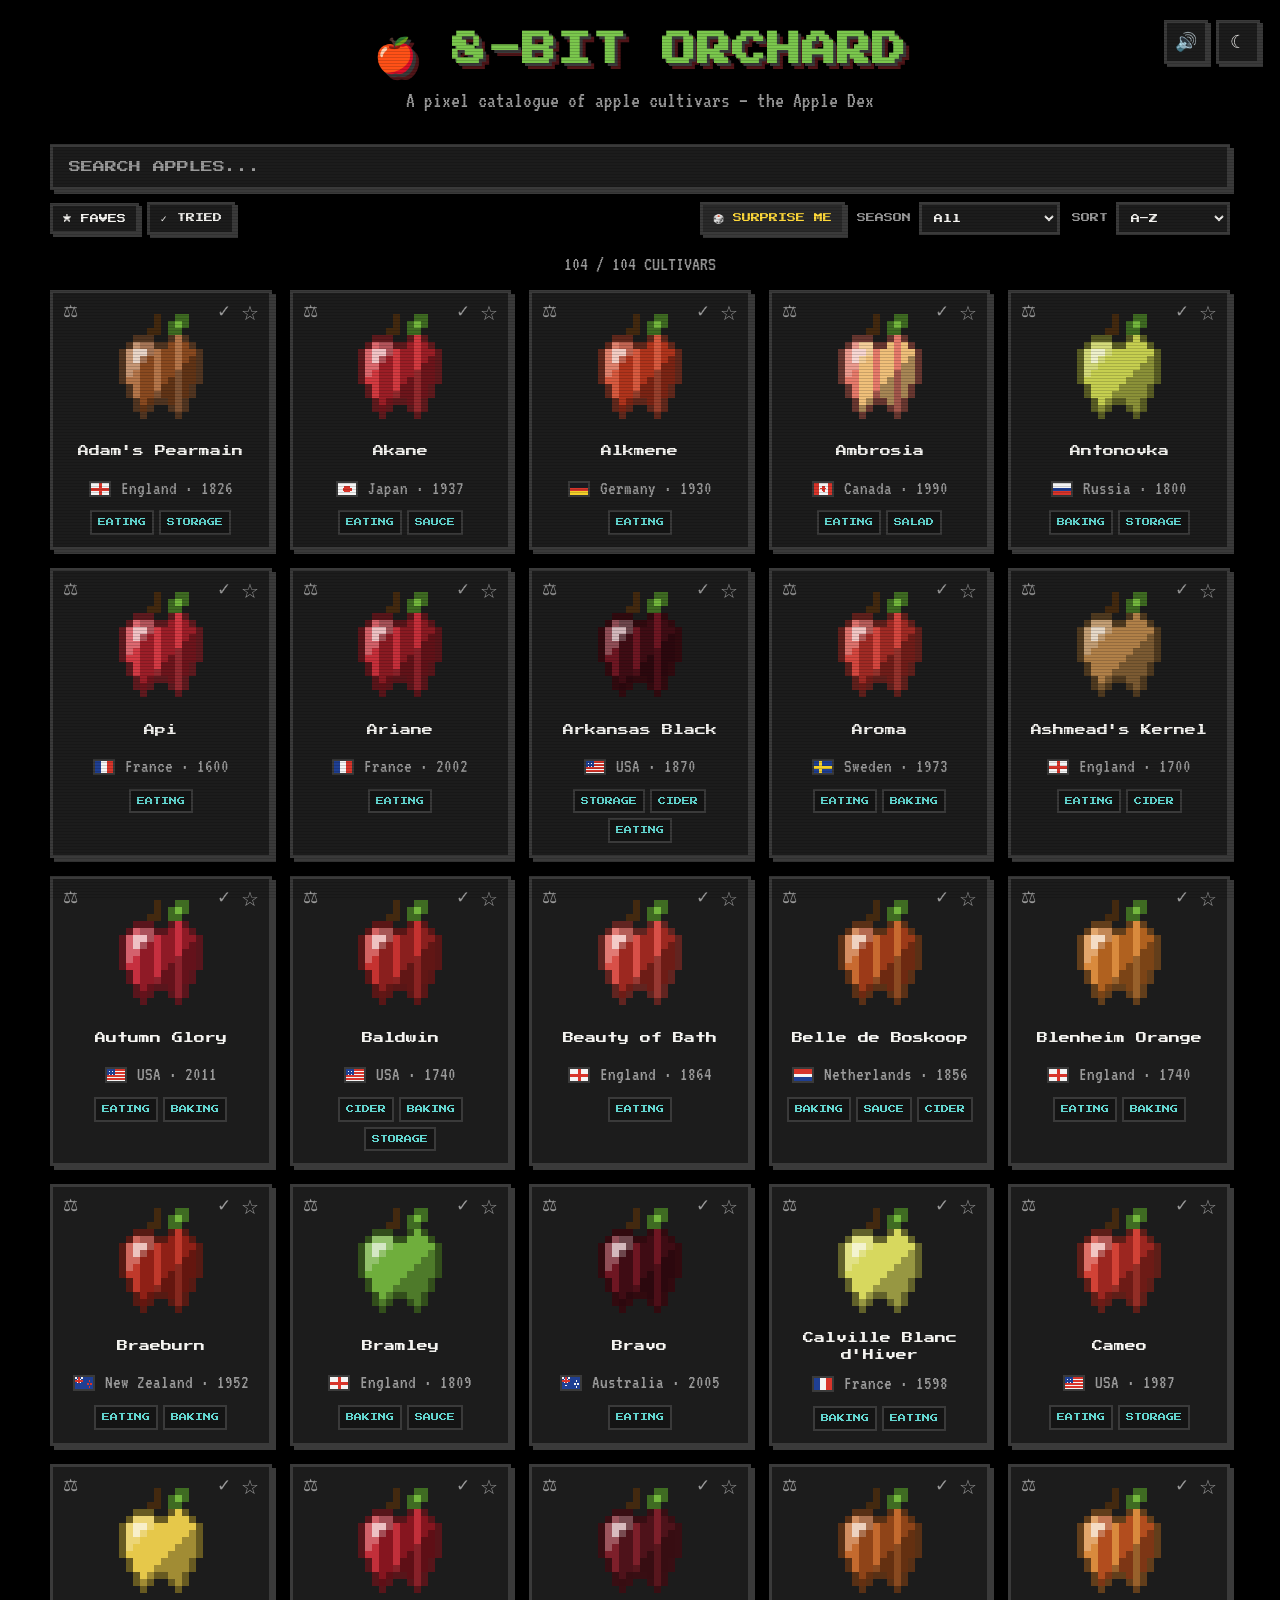
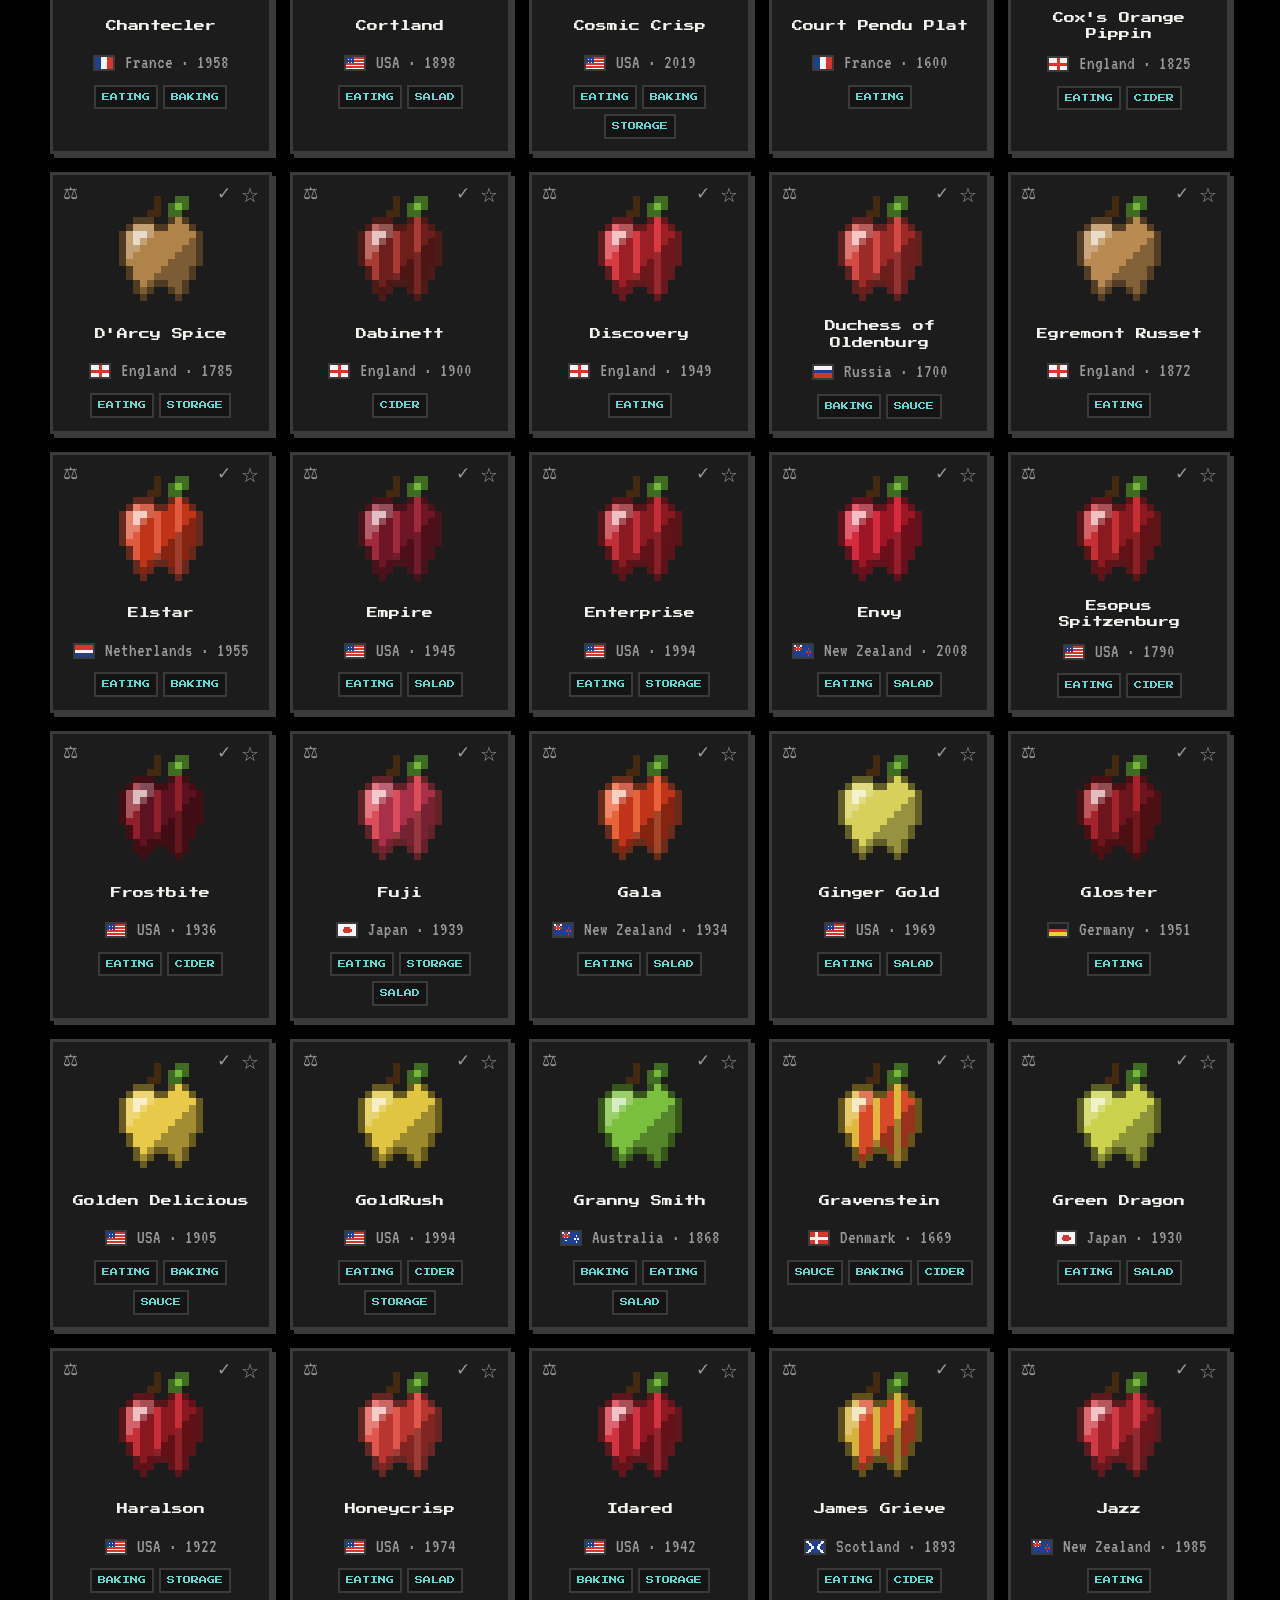
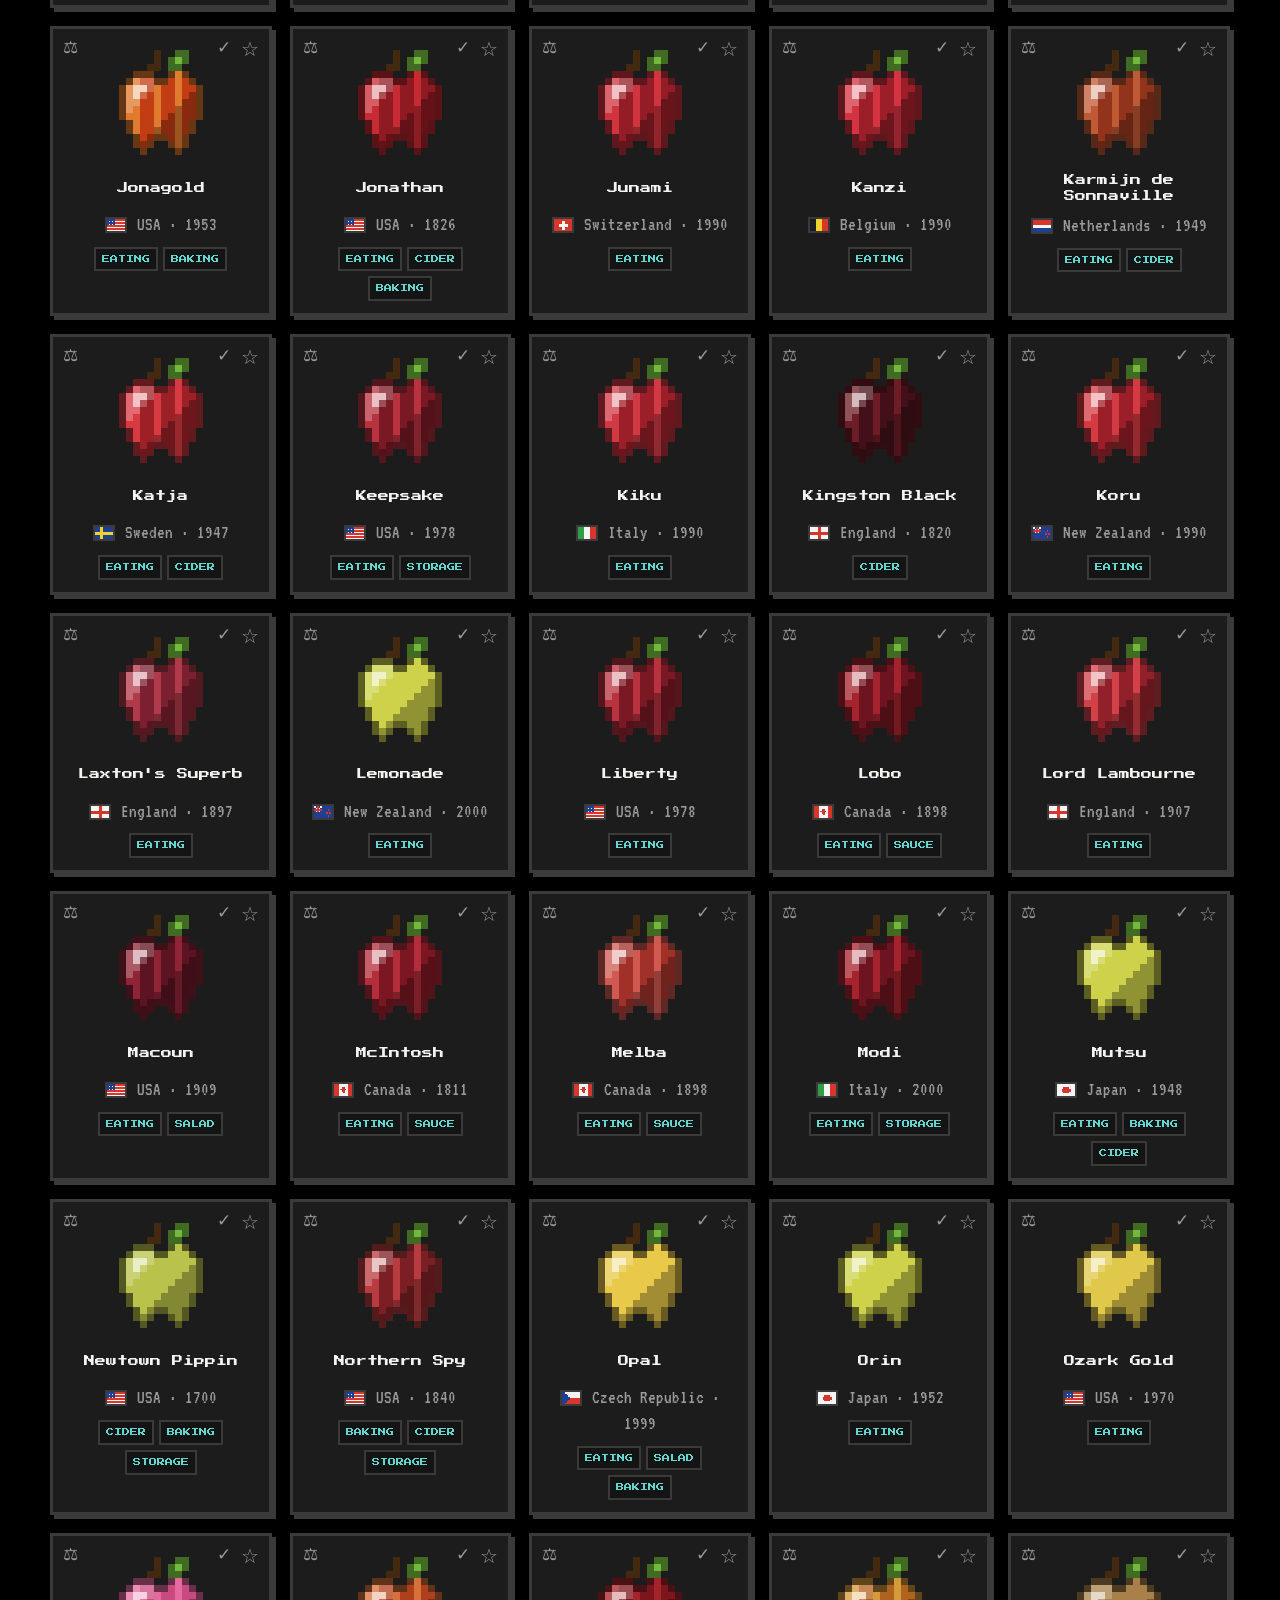
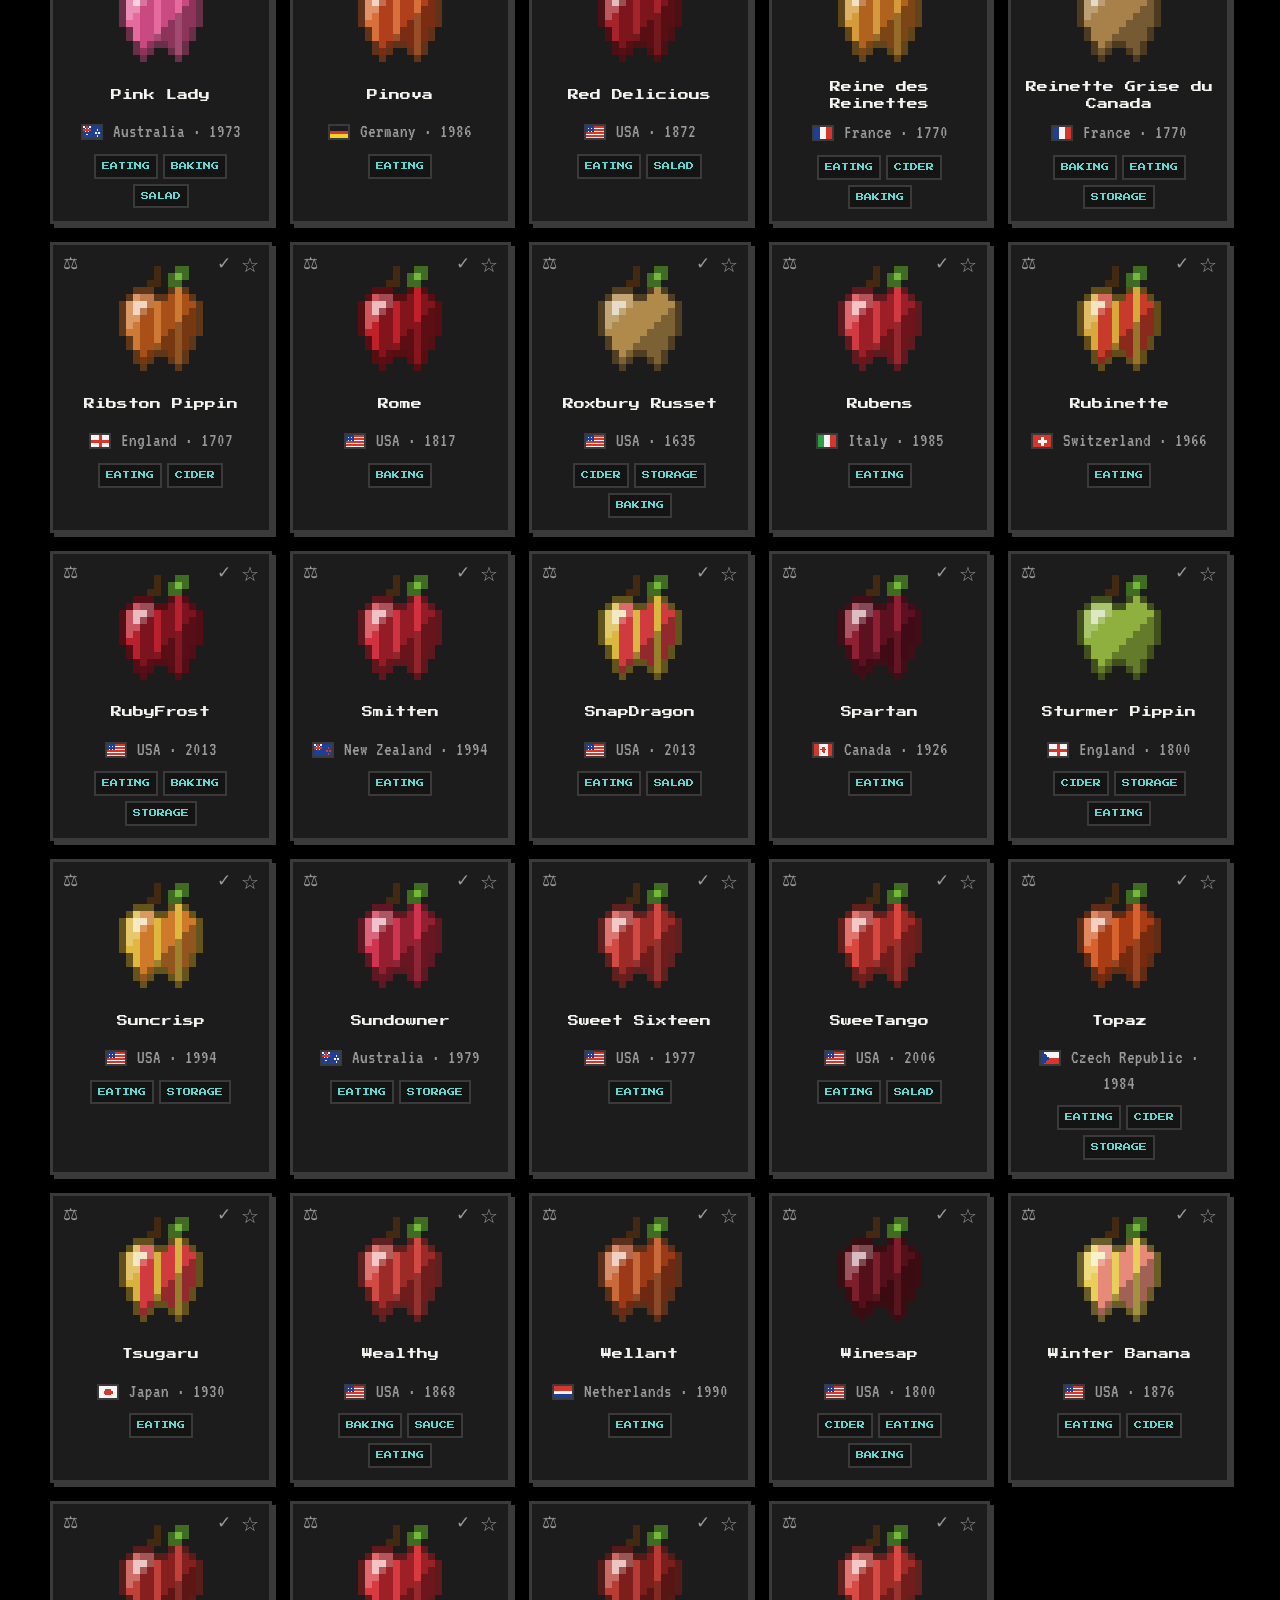
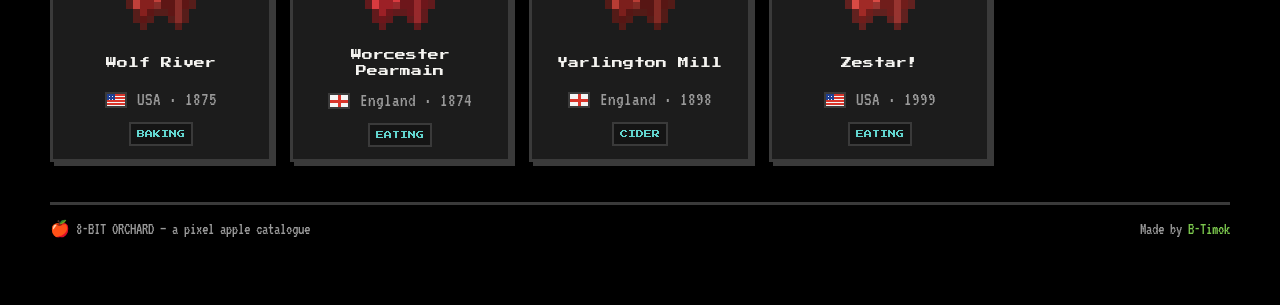
<file: index.html>
<!DOCTYPE html>
<html lang="en">
<head>
  <meta charset="UTF-8" />
  <meta name="viewport" content="width=device-width, initial-scale=1.0" />
  <title>8-BIT ORCHARD — Apple Dex</title>
  <link rel="preconnect" href="https://fonts.googleapis.com" />
  <link rel="preconnect" href="https://fonts.gstatic.com" crossorigin />
  <link href="https://fonts.googleapis.com/css2?family=Press+Start+2P&family=VT323&display=swap" rel="stylesheet" />
  <link rel="stylesheet" href="style.css" />
  <script>
    // Apply saved theme before paint to avoid a flash. Dark by default.
    (function () {
      var t = localStorage.getItem("orchard-theme") || "dark";
      document.documentElement.setAttribute("data-theme", t);
    })();
  </script>
</head>
<body>
  <div class="scanlines" aria-hidden="true"></div>

  <header class="hero">
    <button id="sound-toggle" class="corner-btn sound-toggle" aria-label="Toggle sound" title="Toggle sound">🔊</button>
    <button id="theme-toggle" class="corner-btn theme-toggle" aria-label="Toggle light/dark mode" title="Toggle light/dark">☾</button>
    <h1 class="title">🍎 8-BIT ORCHARD</h1>
    <p class="subtitle">A pixel catalogue of apple cultivars — the Apple Dex</p>
  </header>

  <section class="controls" aria-label="Filters">
    <input id="search" class="search" type="text" placeholder="SEARCH APPLES..." autocomplete="off" />
    <div class="filter-row">
      <div class="filter-group">
        <button id="faves-toggle" class="chip fave-chip" title="Show only favourites">★ FAVES</button>
        <button id="tried-toggle" class="chip tried-chip" title="Show only apples you've tried">✓ TRIED</button>
      </div>
      <div class="right-controls">
        <button id="random" class="chip" title="Open a random apple">🎲 SURPRISE ME</button>
        <label class="sort-wrap">
          SEASON
          <select id="season" class="sort">
            <option value="all">All</option>
            <option value="Late Summer">Late Summer</option>
            <option value="Early Fall">Early Fall</option>
            <option value="Fall">Fall</option>
            <option value="Late Fall">Late Fall</option>
          </select>
        </label>
        <label class="sort-wrap">
          SORT
          <select id="sort" class="sort">
            <option value="name">A–Z</option>
            <option value="sweetness">Sweetest</option>
            <option value="tartness">Tartest</option>
            <option value="crispness">Crispest</option>
            <option value="year">Oldest</option>
          </select>
        </label>
      </div>
    </div>
  </section>

  <p id="count" class="count"></p>

  <main id="grid" class="grid" aria-live="polite"></main>

  <div id="modal" class="modal hidden" role="dialog" aria-modal="true" aria-labelledby="modal-name">
    <div class="modal-card">
      <button id="modal-close" class="modal-close" aria-label="Close">✕</button>
      <div id="modal-body"></div>
    </div>
  </div>

  <div id="compare-tray" class="compare-tray hidden" aria-label="Compare tray"></div>

  <button id="to-top" class="to-top" aria-label="Scroll to top" title="Back to top">▲</button>

  <footer class="foot">
    <span>🍎 8-BIT ORCHARD — a pixel apple catalogue</span>
    <span>Made by <a class="foot-link" href="https://github.com/b-timok" target="_blank" rel="noopener">B-Timok</a></span>
  </footer>

  <script src="app.js"></script>
</body>
</html>
</file>
<file: style.css>
/* ==========================================================================
   8-BIT ORCHARD — retro pixel theme
   Palette is deliberately small and NES-ish. No rounded corners, no smoothing.
   ========================================================================== */

/* Dark is the default. Backgrounds are true black / white; the small accent
   palette is shared, with a few hues nudged for contrast in light mode. */
/* Neutral grayscale chrome so the pixel-art apples carry all the colour.
   Accent hues (green/red/yellow/pink/cyan) are reserved for functional bits
   like stat pips and the logo. */
:root,
:root[data-theme="dark"] {
  --bg:        #000000;
  --bg-2:      #141414;
  --panel:     #1c1c1c;
  --panel-hi:  #292929;
  --ink:       #f4f3f0;
  --muted:     #9a9a9a;
  --line:      #3a3a3a;
  --green:     #7bc74d;
  --green-dk:  #4f8a2f;
  --red:       #e43b44;
  --yellow:    #ffd93b;
  --pink:      #f0728f;
  --cyan:      #63d6d0;
  --shadow:    4px 4px 0 var(--line);
}

:root[data-theme="light"] {
  --bg:        #ffffff;
  --bg-2:      #f0f0f0;
  --panel:     #f6f6f6;
  --panel-hi:  #e7e7e7;
  --ink:       #1a1a1a;
  --muted:     #6b6b6b;
  --line:      #1c1c1c;
  --green:     #3f7a24;
  --green-dk:  #2f5d1a;
  --red:       #d62b34;
  --yellow:    #c98a00;
  --pink:      #cf3f6a;
  --cyan:      #167f7a;
  --shadow:    4px 4px 0 var(--line);
}

* { box-sizing: border-box; }

html { image-rendering: pixelated; }

.hidden { display: none !important; }

body {
  margin: 0;
  padding: 0 16px 64px;
  background: var(--bg);
  color: var(--ink);
  font-family: 'VT323', monospace;
  font-size: 20px;
  line-height: 1.35;
  min-height: 100vh;
  -webkit-font-smoothing: none;
}

/* Subtle CRT scanlines over everything */
.scanlines {
  position: fixed;
  inset: 0;
  pointer-events: none;
  z-index: 9999;
  background: repeating-linear-gradient(
    to bottom,
    rgba(0, 0, 0, 0.16) 0,
    rgba(0, 0, 0, 0.16) 1px,
    transparent 1px,
    transparent 3px
  );
  mix-blend-mode: multiply;
}

.pixel-font { font-family: 'Press Start 2P', monospace; }

/* ---- Hero ---------------------------------------------------------------- */
.hero { text-align: center; padding: 28px 0 8px; position: relative; }

.corner-btn {
  position: absolute;
  top: 20px;
  font-size: 18px;
  line-height: 1;
  width: 44px;
  height: 44px;
  color: var(--ink);
  background: var(--panel);
  border: 3px solid var(--line);
  box-shadow: 3px 3px 0 var(--line);
  cursor: pointer;
}
.corner-btn:hover { background: var(--panel-hi); }
.corner-btn:active { transform: translate(2px, 2px); box-shadow: 1px 1px 0 var(--line); }
.theme-toggle { right: 4px; }
.sound-toggle { right: 56px; }

.title {
  font-family: 'Press Start 2P', monospace;
  font-size: clamp(18px, 4.5vw, 34px);
  margin: 0;
  color: var(--green);
  text-shadow: 3px 3px 0 var(--line), 6px 6px 0 rgba(228, 59, 68, 0.35);
  letter-spacing: 1px;
}

.subtitle { color: var(--muted); margin: 12px 0 0; font-size: 22px; }

/* ---- Controls ------------------------------------------------------------ */
.controls {
  max-width: 1180px;
  margin: 20px auto 0;
  display: flex;
  flex-direction: column;
  gap: 12px;
}

.search {
  width: 100%;
  font-family: 'Press Start 2P', monospace;
  font-size: 12px;
  padding: 14px 16px;
  color: var(--ink);
  background: var(--panel);
  border: 3px solid var(--line);
  box-shadow: var(--shadow);
  outline: none;
}
.search::placeholder { color: var(--muted); }
.search:focus { border-color: var(--green); }

.filter-row {
  display: flex;
  flex-wrap: wrap;
  gap: 12px;
  align-items: center;
  justify-content: space-between;
}

.filter-group { display: flex; flex-wrap: wrap; gap: 8px; align-items: center; }

.right-controls { display: flex; flex-wrap: wrap; align-items: center; gap: 12px; }
#random.chip { background: var(--panel-hi); color: var(--yellow); }
#random.chip:hover { background: var(--green); color: var(--line); }

.fave-chip { color: var(--yellow); }
.fave-chip.active { background: var(--yellow); color: var(--line); border-color: var(--line); }
.tried-chip { color: var(--green); }
.tried-chip.active { background: var(--green); color: var(--line); border-color: var(--green-dk); }

.chip {
  font-family: 'Press Start 2P', monospace;
  font-size: 9px;
  padding: 8px 10px;
  color: var(--ink);
  background: var(--panel);
  border: 3px solid var(--line);
  cursor: pointer;
  text-transform: uppercase;
  box-shadow: 3px 3px 0 var(--line);
  transition: transform 0.05s;
}
.chip:hover { background: var(--panel-hi); }
.chip:active { transform: translate(2px, 2px); box-shadow: 1px 1px 0 var(--line); }
.chip.active { background: var(--green); color: var(--line); border-color: var(--green-dk); }

.sort-wrap {
  font-family: 'Press Start 2P', monospace;
  font-size: 9px;
  color: var(--muted);
  display: flex;
  align-items: center;
  gap: 8px;
}
.sort {
  font-family: 'Press Start 2P', monospace;
  font-size: 9px;
  padding: 8px;
  color: var(--ink);
  background: var(--panel);
  border: 3px solid var(--line);
  cursor: pointer;
}

.count {
  max-width: 1180px;
  margin: 16px auto 0;
  color: var(--muted);
  font-size: 20px;
  text-align: center;
}

/* ---- Grid ---------------------------------------------------------------- */
.grid {
  max-width: 1180px;
  margin: 12px auto 0;
  display: grid;
  grid-template-columns: repeat(5, minmax(0, 1fr));
  gap: 18px;
}
@media (max-width: 1120px) { .grid { grid-template-columns: repeat(4, minmax(0, 1fr)); } }
@media (max-width: 880px)  { .grid { grid-template-columns: repeat(3, minmax(0, 1fr)); } }
@media (max-width: 620px)  { .grid { grid-template-columns: repeat(2, minmax(0, 1fr)); } }

.card {
  position: relative;
  background: var(--panel);
  border: 3px solid var(--line);
  box-shadow: var(--shadow);
  padding: 14px 12px 12px;
  text-align: center;
  cursor: pointer;
  transition: transform 0.06s, box-shadow 0.06s;
}

.star {
  position: absolute;
  top: 8px;
  right: 8px;
  font-size: 20px;
  line-height: 1;
  color: var(--muted);
  background: none;
  border: none;
  cursor: pointer;
  padding: 2px;
  z-index: 2;
}
.star:hover { color: var(--yellow); }
.star.on { color: var(--yellow); }

.tried {
  position: absolute;
  top: 8px;
  right: 36px;
  font-size: 17px;
  line-height: 1;
  color: var(--muted);
  background: none;
  border: none;
  cursor: pointer;
  padding: 2px;
  z-index: 2;
}
.tried:hover { color: var(--green); }
.tried.on { color: var(--green); }

.cmp {
  position: absolute;
  top: 8px;
  left: 8px;
  font-size: 17px;
  line-height: 1;
  color: var(--muted);
  background: none;
  border: none;
  cursor: pointer;
  padding: 2px;
  z-index: 2;
}
.cmp:hover { color: var(--cyan); }
.cmp.on { color: var(--cyan); text-shadow: 0 0 0 var(--cyan); }
.card .cmp.on::after {
  content: "";
  position: absolute;
  inset: -2px;
  border: 2px solid var(--cyan);
}
.card:hover { transform: translate(-2px, -2px); box-shadow: 6px 6px 0 var(--line); background: var(--panel-hi); }
.card:active { transform: translate(2px, 2px); box-shadow: 2px 2px 0 var(--line); }

.card canvas.sprite { width: 112px; height: 112px; image-rendering: pixelated; }

.card-name {
  font-family: 'Press Start 2P', monospace;
  font-size: 11px;
  margin: 10px 0 7px;
  color: var(--ink);
  line-height: 1.5;
  min-height: 32px;
  display: flex;
  align-items: center;
  justify-content: center;
}

.card-origin { color: var(--muted); font-size: 19px; }

.flag {
  height: 16px;
  width: auto;
  image-rendering: pixelated;
  border: 2px solid var(--line);
  vertical-align: -3px;
  margin-right: 2px;
}

.card-tags { margin-top: 9px; display: flex; flex-wrap: wrap; gap: 5px; justify-content: center; }

.tag {
  font-family: 'Press Start 2P', monospace;
  font-size: 8px;
  padding: 5px 6px;
  background: var(--bg-2);
  border: 2px solid var(--line);
  color: var(--cyan);
  text-transform: uppercase;
}

/* ---- Stat meters --------------------------------------------------------- */
.meter { display: flex; align-items: center; gap: 8px; margin: 6px 0; }
.meter-label {
  font-family: 'Press Start 2P', monospace;
  font-size: 8px;
  width: 74px;
  text-align: left;
  color: var(--muted);
}
.pips { display: flex; gap: 3px; }
.pip { width: 14px; height: 14px; border: 2px solid var(--line); background: var(--bg-2); }
.pip.on-sweet { background: var(--pink); }
.pip.on-tart  { background: var(--green); }
.pip.on-crisp { background: var(--yellow); }

/* ---- Modal --------------------------------------------------------------- */
.modal {
  position: fixed;
  inset: 0;
  background: rgba(9, 7, 14, 0.82);
  display: flex;
  align-items: center;
  justify-content: center;
  padding: 20px;
  z-index: 1000;
}
.modal.hidden { display: none; }

.modal-card {
  position: relative;
  background: var(--panel);
  border: 4px solid var(--line);
  box-shadow: 8px 8px 0 var(--line);
  max-width: 520px;
  width: 100%;
  max-height: 88vh;
  overflow-y: auto;
  padding: 24px 22px;
}

.modal-close {
  position: absolute;
  top: 10px; right: 10px;
  font-family: 'Press Start 2P', monospace;
  font-size: 12px;
  color: var(--ink);
  background: var(--red);
  border: 3px solid var(--line);
  width: 34px; height: 34px;
  cursor: pointer;
  box-shadow: 2px 2px 0 var(--line);
}
.modal-close:active { transform: translate(2px, 2px); box-shadow: none; }

.modal-head { display: flex; gap: 18px; align-items: center; margin-bottom: 6px; }
.modal-head canvas { width: 120px; height: 120px; image-rendering: pixelated; flex: none; }
.modal-name {
  font-family: 'Press Start 2P', monospace;
  font-size: 16px;
  color: var(--green);
  margin: 0 0 8px;
  line-height: 1.5;
}
.modal-aka { color: var(--muted); font-size: 18px; }

.modal-actions { display: flex; flex-wrap: wrap; gap: 8px; margin-top: 10px; }
.modal-star, .modal-cmp, .modal-tried {
  font-family: 'Press Start 2P', monospace;
  font-size: 9px;
  padding: 7px 9px;
  background: var(--bg-2);
  border: 3px solid var(--line);
  box-shadow: 2px 2px 0 var(--line);
  cursor: pointer;
}
.modal-star { color: var(--yellow); }
.modal-star.on { background: var(--yellow); color: var(--line); }
.modal-cmp { color: var(--cyan); }
.modal-cmp.on { background: var(--cyan); color: var(--line); }
.modal-tried { color: var(--green); }
.modal-tried.on { background: var(--green); color: var(--line); }
.modal-star:active, .modal-cmp:active, .modal-tried:active { transform: translate(2px, 2px); box-shadow: none; }

.flavor {
  border-left: 4px solid var(--yellow);
  background: var(--bg-2);
  padding: 10px 12px;
  margin: 16px 0;
  font-size: 21px;
  color: var(--ink);
}

.field-row { display: flex; gap: 10px; margin: 8px 0; font-size: 20px; }
.field-key {
  font-family: 'Press Start 2P', monospace;
  font-size: 9px;
  color: var(--muted);
  width: 96px;
  flex: none;
  padding-top: 3px;
}
.field-val { color: var(--ink); }

.badges { display: flex; flex-wrap: wrap; gap: 6px; margin-top: 4px; }
.badge {
  font-family: 'Press Start 2P', monospace;
  font-size: 8px;
  padding: 5px 7px;
  border: 2px solid var(--line);
  text-transform: uppercase;
}
.badge.use { background: var(--bg-2); color: var(--cyan); }
.badge.season { background: var(--green-dk); color: #f4f1e6; }

.notes { margin-top: 16px; padding-top: 14px; border-top: 3px dashed var(--line); color: var(--muted); font-size: 20px; }

.wiki-link {
  display: inline-block;
  margin-top: 14px;
  font-family: 'Press Start 2P', monospace;
  font-size: 9px;
  padding: 8px 10px;
  color: var(--cyan);
  background: var(--bg-2);
  border: 3px solid var(--line);
  box-shadow: 2px 2px 0 var(--line);
  text-decoration: none;
}
.wiki-link:hover { background: var(--panel-hi); color: var(--ink); }
.wiki-link:active { transform: translate(2px, 2px); box-shadow: none; }

.stats-block { margin: 14px 0; }

/* ---- Compare tray -------------------------------------------------------- */
.compare-tray {
  position: fixed;
  left: 50%;
  bottom: 16px;
  transform: translateX(-50%);
  z-index: 900;
  display: flex;
  align-items: center;
  gap: 10px;
  flex-wrap: wrap;
  justify-content: center;
  max-width: 94vw;
  padding: 10px 12px;
  background: var(--panel);
  border: 3px solid var(--line);
  box-shadow: 5px 5px 0 var(--line);
}
.tray-label { font-family: 'Press Start 2P', monospace; font-size: 9px; color: var(--muted); }
.tray-chip {
  font-family: 'VT323', monospace;
  font-size: 18px;
  display: inline-flex;
  align-items: center;
  gap: 6px;
  padding: 5px 8px;
  color: var(--ink);
  background: var(--bg-2);
  border: 2px solid var(--line);
  cursor: pointer;
}
.tray-chip:hover { background: var(--panel-hi); }
.tray-sprite { width: 26px; height: 26px; image-rendering: pixelated; }
.tray-go {
  font-family: 'Press Start 2P', monospace;
  font-size: 10px;
  padding: 8px 12px;
  color: var(--line);
  background: var(--green);
  border: 3px solid var(--green-dk);
  box-shadow: 2px 2px 0 var(--line);
  cursor: pointer;
}
.tray-go:active { transform: translate(2px, 2px); box-shadow: none; }
.tray-hint { font-family: 'Press Start 2P', monospace; font-size: 8px; color: var(--muted); }
.tray-clear {
  font-family: 'Press Start 2P', monospace;
  font-size: 8px;
  padding: 8px 10px;
  color: var(--muted);
  background: var(--panel-hi);
  border: 2px solid var(--line);
  cursor: pointer;
}

/* ---- Compare modal ------------------------------------------------------- */
.compare-heads { display: grid; grid-template-columns: 1fr 1fr; gap: 14px; text-align: center; }
.compare-head { display: flex; flex-direction: column; align-items: center; gap: 6px; }
.compare-sprite { width: 84px; height: 84px; image-rendering: pixelated; }
.compare-name { font-family: 'Press Start 2P', monospace; font-size: 11px; color: var(--green); line-height: 1.4; }
.compare-origin { color: var(--muted); font-size: 17px; }
.compare-season {
  font-family: 'Press Start 2P', monospace;
  font-size: 8px;
  padding: 4px 6px;
  background: var(--green-dk);
  color: #f4f1e6;
  border: 2px solid var(--line);
}
.compare-stats { margin-top: 18px; display: flex; flex-direction: column; gap: 12px; }
.compare-row { display: grid; grid-template-columns: 1fr auto 1fr; align-items: center; gap: 14px; }
.compare-stat-label {
  font-family: 'Press Start 2P', monospace;
  font-size: 9px;
  color: var(--muted);
  text-align: center;
  min-width: 56px;
}
.compare-pips.right { justify-content: flex-end; }
.compare-pips.left { justify-content: flex-start; }

/* ---- Back-to-top FAB ----------------------------------------------------- */
.to-top {
  position: fixed;
  right: 20px;
  bottom: 20px;
  z-index: 800;
  width: 46px;
  height: 46px;
  font-size: 16px;
  color: var(--line);
  background: var(--green);
  border: 3px solid var(--line);
  box-shadow: 3px 3px 0 var(--line);
  cursor: pointer;
  opacity: 0;
  pointer-events: none;
  transition: opacity 0.15s;
}
.to-top.show { opacity: 1; pointer-events: auto; }
.to-top:active { transform: translate(2px, 2px); box-shadow: 1px 1px 0 var(--line); }

/* ---- Footer -------------------------------------------------------------- */
.foot {
  max-width: 1180px;
  margin: 40px auto 0;
  display: flex;
  flex-wrap: wrap;
  justify-content: space-between;
  gap: 8px;
  color: var(--muted);
  font-size: 16px;
  border-top: 3px solid var(--line);
  padding-top: 14px;
}
.foot code { color: var(--green); }
.foot-link { color: var(--green); text-decoration: none; }
.foot-link:hover { text-decoration: underline; }

.empty { text-align: center; color: var(--muted); grid-column: 1 / -1; padding: 40px 0; font-size: 22px; }
</file>
